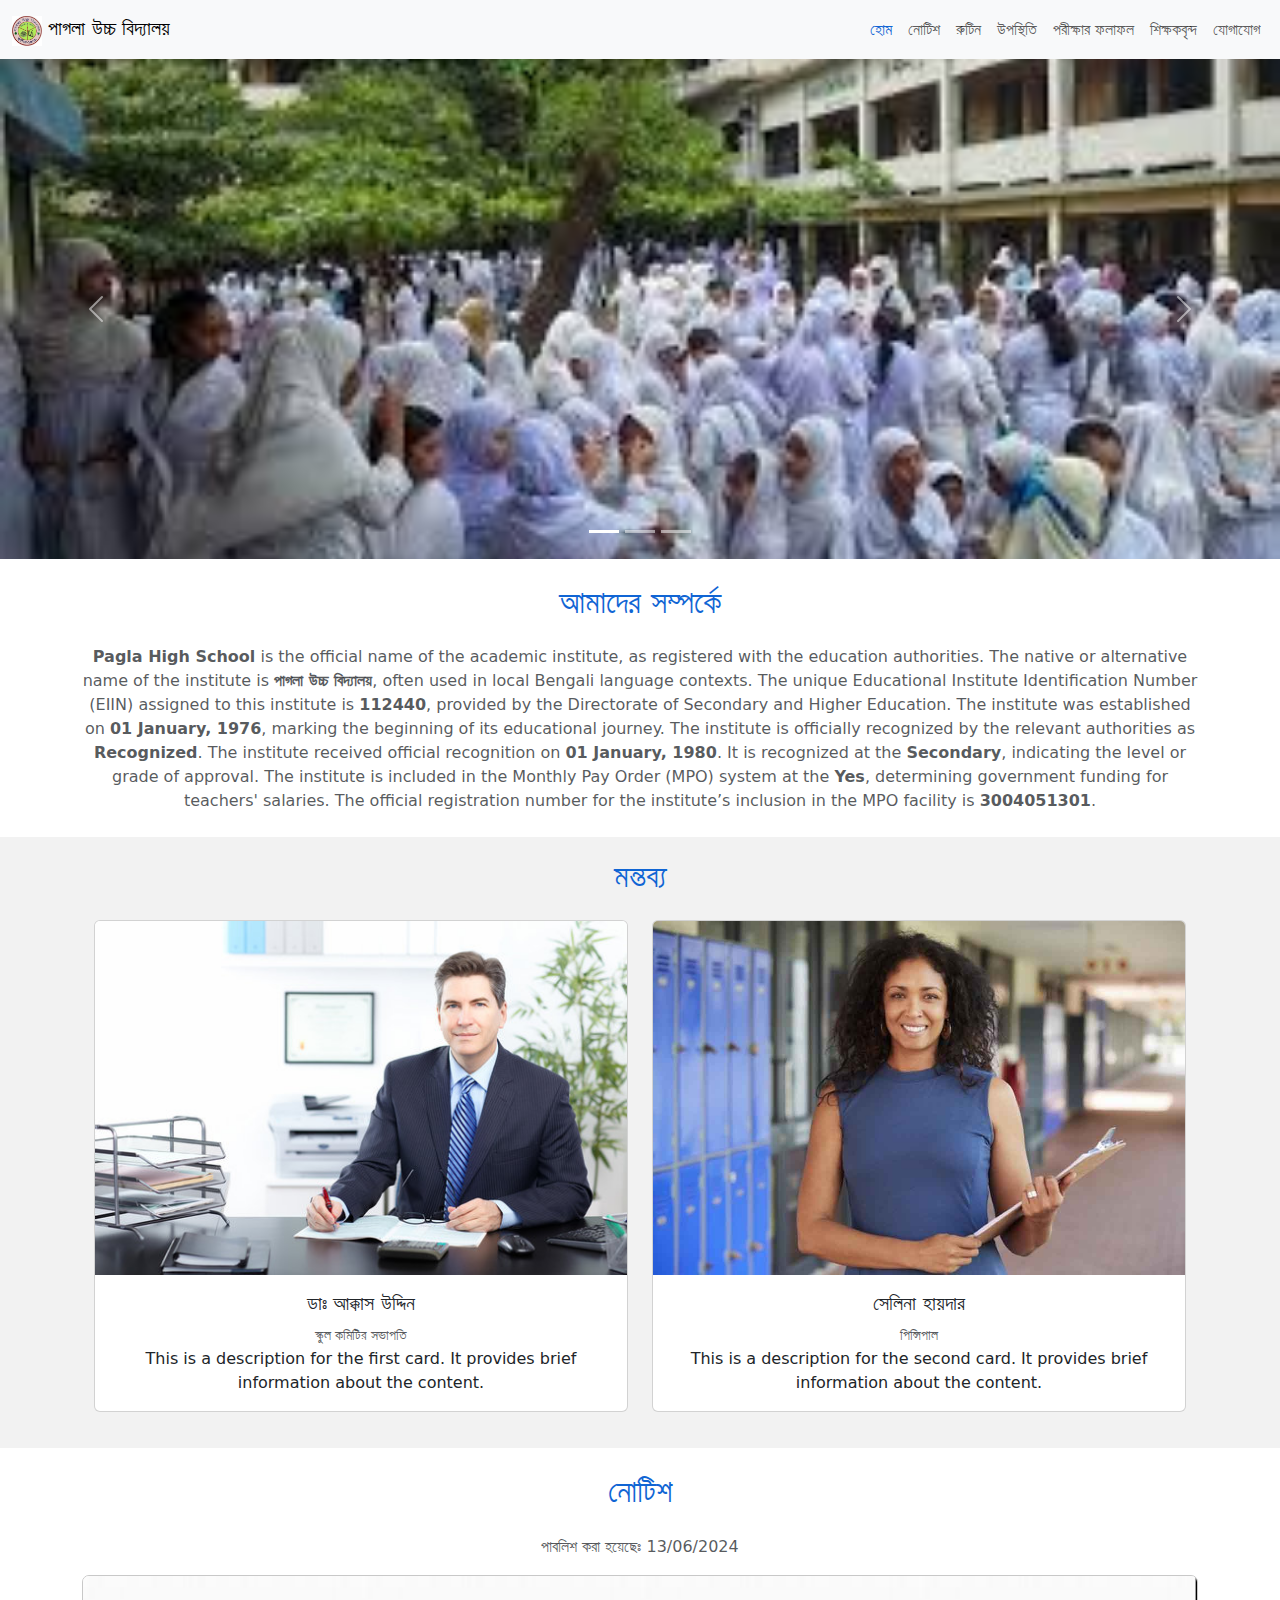
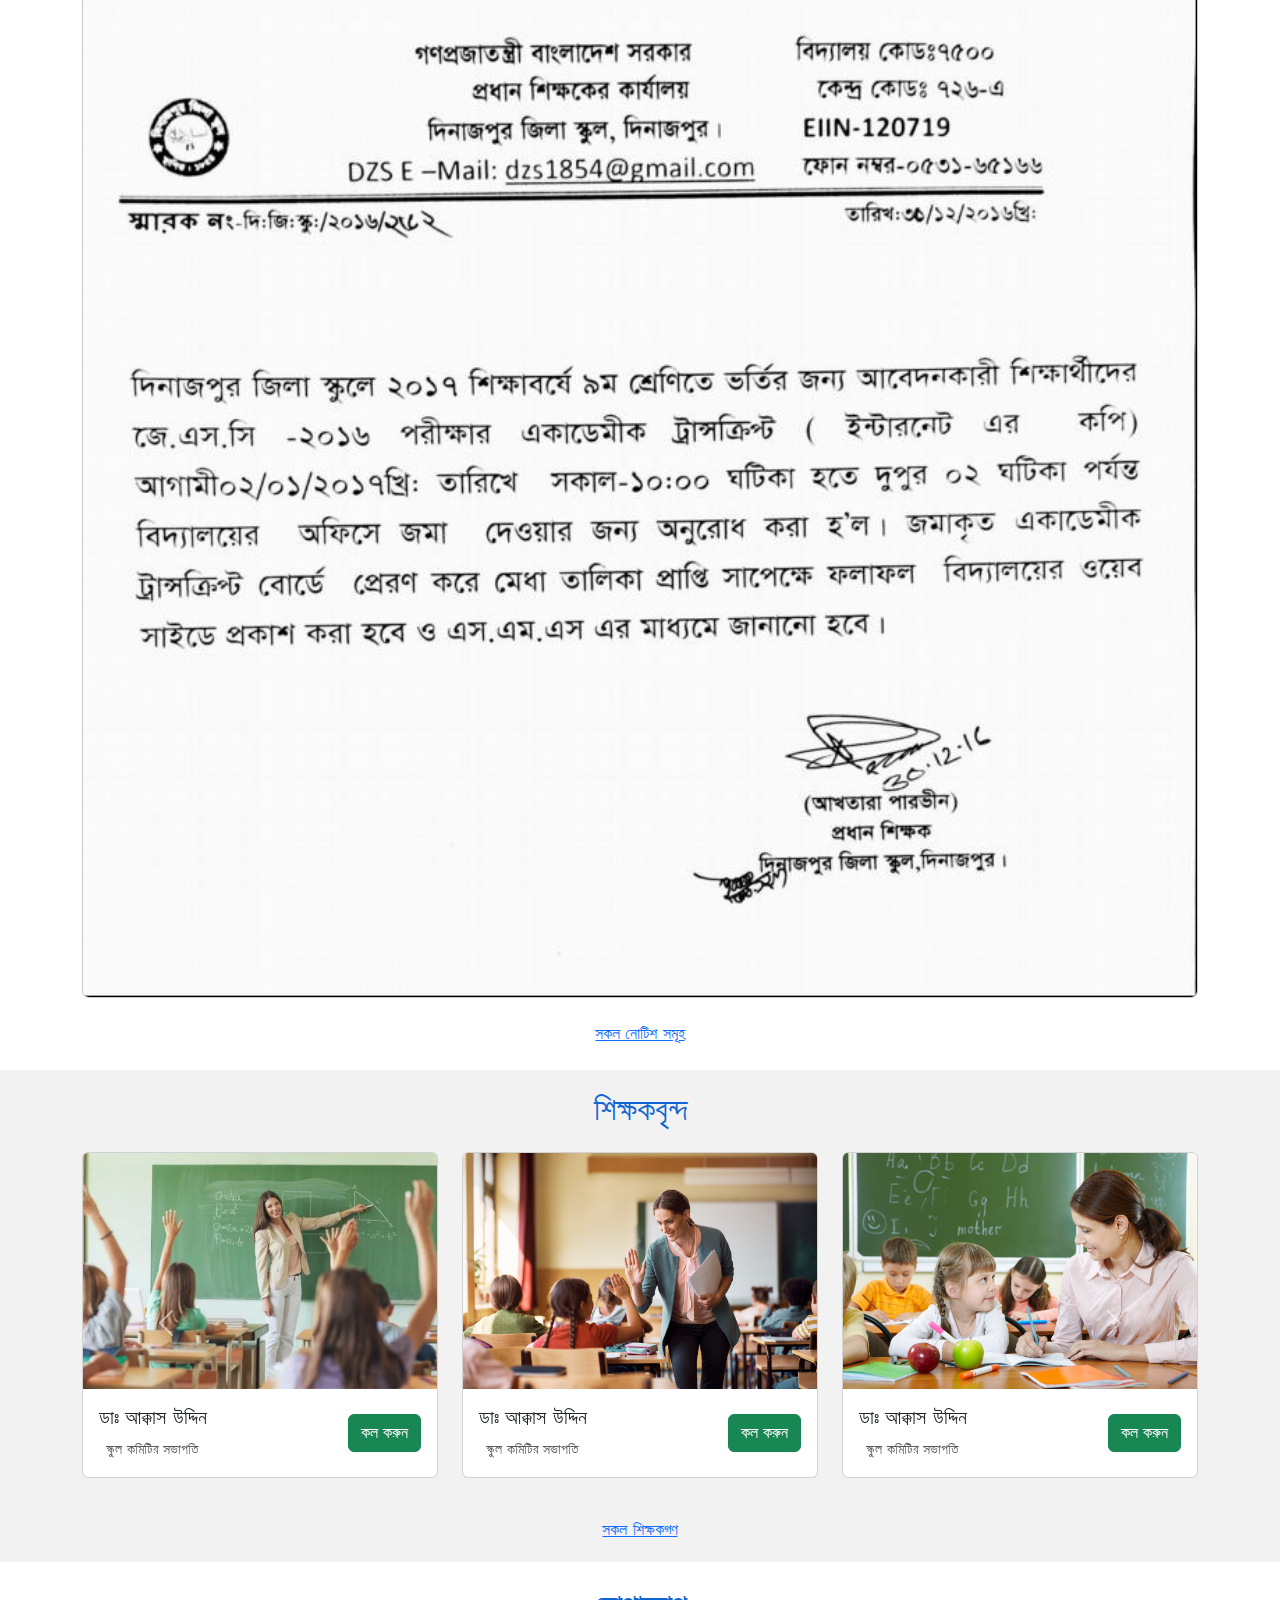
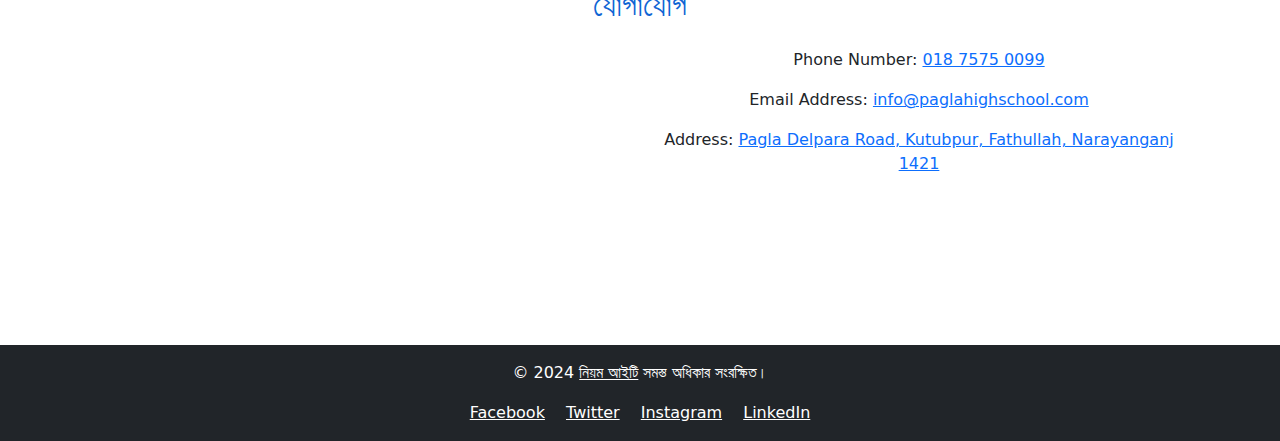
<file: index.html>
<!DOCTYPE html>
<html lang="en">
<head>
    <meta charset="UTF-8">
    <meta name="viewport" content="width=device-width, initial-scale=1.0">
    <link rel="shortcut icon" href="img/logo.jpg" type="image/x-icon">
    <title>Pagla High School</title>
    <!-- Bootstrap CSS -->
    <link href="https://cdn.jsdelivr.net/npm/bootstrap@5.3.0-alpha3/dist/css/bootstrap.min.css" rel="stylesheet">

    <link rel="stylesheet" href="styles.css">
</head>
<body>


<!---------------------------------------------------------------------------------->
<!------------------------------------- navbar ------------------------------------->
<!---------------------------------------------------------------------------------->

<nav class="navbar navbar-expand-lg navbar-light bg-light sticky-top">
  <div class="container-fluid">
    <!-- Logo -->
    <a class="navbar-brand" href="/">
      <img src="img/logo.jpg" alt="Logo" width="30" height="30" class="d-inline-block align-text-top">
      পাগলা উচ্চ বিদ্যালয়
    </a>

    <!-- Toggle button for mobile view -->
    <button class="navbar-toggler" type="button" data-bs-toggle="collapse" data-bs-target="#navbarNav" aria-controls="navbarNav" aria-expanded="false" aria-label="Toggle navigation">
      <span class="navbar-toggler-icon"></span>
    </button>

    <!-- Menu items -->
    <div class="collapse navbar-collapse" id="navbarNav">
      <ul class="navbar-nav ms-auto">
        <li class="nav-item">
          <a class="nav-link active" aria-current="page" href="index.html">হোম</a>
        </li>
        <li class="nav-item">
          <a class="nav-link" href="notice.html">নোটিশ</a>
        </li>
        <li class="nav-item">
          <a class="nav-link" href="routine.html">রুটিন</a>
        </li>
        <li class="nav-item">
          <a class="nav-link" href="attendance.html">উপস্থিতি</a>
        </li>
        <li class="nav-item">
          <a class="nav-link" href="exam-result.html">পরীক্ষার ফলাফল</a>
        </li>
        <li class="nav-item">
          <a class="nav-link" href="teachers.html">শিক্ষকবৃন্দ</a>
        </li>
        <li class="nav-item">
          <a class="nav-link" href="contact.html">যোগাযোগ</a>
        </li>
      </ul>
    </div>
  </div>
</nav>


<!---------------------------------------------------------------------------------->
<!------------------------------------- slider ------------------------------------->
<!---------------------------------------------------------------------------------->

<div id="carouselExample1" class="carousel slide" data-bs-ride="carousel">
  <div class="carousel-indicators">
    <button type="button" data-bs-target="#carouselExample1" data-bs-slide-to="0" class="active" aria-current="true" aria-label="Slide 1"></button>
    <button type="button" data-bs-target="#carouselExample1" data-bs-slide-to="1" aria-label="Slide 2"></button>
    <button type="button" data-bs-target="#carouselExample1" data-bs-slide-to="2" aria-label="Slide 3"></button>
  </div>
  <div class="carousel-inner">
    <div class="carousel-item active">
      <img src="img/slide1.jpg" class="d-block w-100 slideImage" alt="Slide 1">
    </div>
    <div class="carousel-item">
      <img src="img/slide2.jpg" class="d-block w-100 slideImage" alt="Slide 2">
    </div>
    <div class="carousel-item">
      <img src="img/slide3.jpg" class="d-block w-100 slideImage" alt="Slide 3">
    </div>
  </div>
  <button class="carousel-control-prev" type="button" data-bs-target="#carouselExample1" data-bs-slide="prev">
    <span class="carousel-control-prev-icon" aria-hidden="true"></span>
    <span class="visually-hidden">Previous</span>
  </button>
  <button class="carousel-control-next" type="button" data-bs-target="#carouselExample1" data-bs-slide="next">
    <span class="carousel-control-next-icon" aria-hidden="true"></span>
    <span class="visually-hidden">Next</span>
  </button>
</div>


<!---------------------------------------------------------------------------------->
<!------------------------------------- about -------------------------------------->
<!---------------------------------------------------------------------------------->

<section class="m-4">
  <div class="container text-center">
    <h2 class="mb-4">আমাদের সম্পর্কে</h2>
    <p class="text-muted"><strong>Pagla High School</strong> is the official name of the academic institute, as registered with the education authorities. The native or alternative name of the institute is <strong>পাগলা উচ্চ বিদ্যালয়</strong>, often used in local Bengali language contexts. The unique Educational Institute Identification Number (EIIN) assigned to this institute is <strong>112440</strong>, provided by the Directorate of Secondary and Higher Education. The institute was established on <strong>01 January, 1976</strong>, marking the beginning of its educational journey. The institute is officially recognized by the relevant authorities as <strong>Recognized</strong>. The institute received official recognition on <strong>01 January, 1980</strong>. It is recognized at the <strong>Secondary</strong>, indicating the level or grade of approval. The institute is included in the Monthly Pay Order (MPO) system at the <strong>Yes</strong>, determining government funding for teachers' salaries. The official registration number for the institute’s inclusion in the MPO facility is <strong>3004051301</strong>.</p>
  </div>
</section>


<!---------------------------------------------------------------------------------->
<!------------------------------------- feedback ----------------------------------->
<!---------------------------------------------------------------------------------->

<section class="m-4" style="background-color: #f2f2f2; padding: 20px 0; margin: 0 !important;">
  <div class="container text-center">
    <h2 class="mb-4">মন্তব্য</h2>
    
    <div class="container mt-4">
      <div class="row">
        <!-- Card 1 -->
        <div class="col-md-6 mb-3">
          <div class="card">
            <img src="img/feedback1.jpg" class="card-img-top" alt="Photo 1">
            <div class="card-body">
              <h5 class="card-title">ডাঃ আক্কাস উদ্দিন</h5>
              <small class="text-muted">স্কুল কমিটির সভাপতি</small>
              <p class="card-text">This is a description for the first card. It provides brief information about the content.</p>
            </div>
          </div>
        </div>
    
        <!-- Card 2 -->
        <div class="col-md-6">
          <div class="card">
            <img src="img/feedback2.jpg" class="card-img-top" alt="Photo 2">
            <div class="card-body">
              <h5 class="card-title">সেলিনা হায়দার</h5>
              <small class="text-muted">পিন্সিপাল</small>
              <p class="card-text">This is a description for the second card. It provides brief information about the content.</p>
            </div>
          </div>
        </div>
      </div>
    </div>

  </div>
</section>


<!---------------------------------------------------------------------------------->
<!------------------------------------- notice ------------------------------------->
<!---------------------------------------------------------------------------------->

<section class="m-4">
  <div class="container text-center">
    <h2 class="mb-4">নোটিশ</h2>
    <p class="text-muted">পাবলিশ করা হয়েছেঃ 13/06/2024</p>
    <img src="img/notice.jpg" alt="" style="border: 1px solid #c8c8c8; width: 100%; border-radius: 7px;">

    <br>
    <br>
    <a href="notice.html">সকল নোটিশ সমূহ</a>
  </div>
</section>


<!---------------------------------------------------------------------------------->
<!------------------------------------- techers ------------------------------------>
<!---------------------------------------------------------------------------------->

<section class="m-4" style="background-color: #f2f2f2; padding: 20px 0; margin: 0 !important;">
  <div class="container text-center">
    <h2 class="mb-4">শিক্ষকবৃন্দ</h2>
    
    <div id="carouselExample" class="carousel slide" data-bs-ride="carousel">
      <div class="carousel-inner">
        <!-- First slide -->
        <div class="carousel-item active">
          
          <div class="row">
          
            <!-- Card 1 -->
            <div class="col-md-4 mb-3">
              <div class="card">
                <img src="img/teacher3.webp" class="card-img-top" alt="Photo 1">
                <div class="card-body d-flex justify-content-between align-items-center">
                  <div>
                    <h5 class="card-title">ডাঃ আক্কাস উদ্দিন</h5>
                    <small class="text-muted">স্কুল কমিটির সভাপতি</small>
                  </div>
                  <a href="tel:+1234567890" class="btn btn-success">
                    <i class="bi bi-telephone"></i> কল করুন
                  </a>
                </div>
              </div>
            </div>
            <!-- Card 1 -->
            <div class="col-md-4 mb-3">
              <div class="card">
                <img src="img/teacher2.jpeg" class="card-img-top" alt="Photo 1">
                <div class="card-body d-flex justify-content-between align-items-center">
                  <div>
                    <h5 class="card-title">ডাঃ আক্কাস উদ্দিন</h5>
                    <small class="text-muted">স্কুল কমিটির সভাপতি</small>
                  </div>
                  <a href="tel:+1234567890" class="btn btn-success">
                    <i class="bi bi-telephone"></i> কল করুন
                  </a>
                </div>
              </div>
            </div>
            <!-- Card 1 -->
            <div class="col-md-4 mb-3">
              <div class="card">
                <img src="img/teacher1.jpg" class="card-img-top" alt="Photo 1">
                <div class="card-body d-flex justify-content-between align-items-center">
                  <div>
                    <h5 class="card-title">ডাঃ আক্কাস উদ্দিন</h5>
                    <small class="text-muted">স্কুল কমিটির সভাপতি</small>
                  </div>
                  <a href="tel:+1234567890" class="btn btn-success">
                    <i class="bi bi-telephone"></i> কল করুন
                  </a>
                </div>
              </div>
            </div>


          </div>          
        </div>

        <!-- Second slide -->
        <div class="carousel-item">
          
          <div class="row">
          
            <!-- Card 1 -->
            <div class="col-md-4 mb-3">
              <div class="card">
                <img src="img/teacher1.jpg" class="card-img-top" alt="Photo 1">
                <div class="card-body d-flex justify-content-between align-items-center">
                  <div>
                    <h5 class="card-title">ডাঃ আক্কাস উদ্দিন</h5>
                    <small class="text-muted">স্কুল কমিটির সভাপতি</small>
                  </div>
                  <a href="tel:+1234567890" class="btn btn-success">
                    <i class="bi bi-telephone"></i> কল করুন
                  </a>
                </div>
              </div>
            </div>
            <!-- Card 1 -->
            <div class="col-md-4 mb-3">
              <div class="card">
                <img src="img/teacher2.jpeg" class="card-img-top" alt="Photo 1">
                <div class="card-body d-flex justify-content-between align-items-center">
                  <div>
                    <h5 class="card-title">ডাঃ আক্কাস উদ্দিন</h5>
                    <small class="text-muted">স্কুল কমিটির সভাপতি</small>
                  </div>
                  <a href="tel:+1234567890" class="btn btn-success">
                    <i class="bi bi-telephone"></i> কল করুন
                  </a>
                </div>
              </div>
            </div>
            <!-- Card 1 -->
            <div class="col-md-4 mb-3">
              <div class="card">
                <img src="img/teacher3.webp" class="card-img-top" alt="Photo 1">
                <div class="card-body d-flex justify-content-between align-items-center">
                  <div>
                    <h5 class="card-title">ডাঃ আক্কাস উদ্দিন</h5>
                    <small class="text-muted">স্কুল কমিটির সভাপতি</small>
                  </div>
                  <a href="tel:+1234567890" class="btn btn-success">
                    <i class="bi bi-telephone"></i> কল করুন
                  </a>
                </div>
              </div>
            </div>


          </div> 
          
        </div>

        <!-- Third slide -->
        <div class="carousel-item">
          
          <div class="row">
          
            <!-- Card 1 -->
            <div class="col-md-4 mb-3">
              <div class="card">
                <img src="img/teacher3.webp" class="card-img-top" alt="Photo 1">
                <div class="card-body d-flex justify-content-between align-items-center">
                  <div>
                    <h5 class="card-title">ডাঃ আক্কাস উদ্দিন</h5>
                    <small class="text-muted">স্কুল কমিটির সভাপতি</small>
                  </div>
                  <a href="tel:+1234567890" class="btn btn-success">
                    <i class="bi bi-telephone"></i> কল করুন
                  </a>
                </div>
              </div>
            </div>
            <!-- Card 1 -->
            <div class="col-md-4 mb-3">
              <div class="card">
                <img src="img/teacher2.jpeg" class="card-img-top" alt="Photo 1">
                <div class="card-body d-flex justify-content-between align-items-center">
                  <div>
                    <h5 class="card-title">ডাঃ আক্কাস উদ্দিন</h5>
                    <small class="text-muted">স্কুল কমিটির সভাপতি</small>
                  </div>
                  <a href="tel:+1234567890" class="btn btn-success">
                    <i class="bi bi-telephone"></i> কল করুন
                  </a>
                </div>
              </div>
            </div>
            <!-- Card 1 -->
            <div class="col-md-4 mb-3">
              <div class="card">
                <img src="img/teacher1.jpg" class="card-img-top" alt="Photo 1">
                <div class="card-body d-flex justify-content-between align-items-center">
                  <div>
                    <h5 class="card-title">ডাঃ আক্কাস উদ্দিন</h5>
                    <small class="text-muted">স্কুল কমিটির সভাপতি</small>
                  </div>
                  <a href="tel:+1234567890" class="btn btn-success">
                    <i class="bi bi-telephone"></i> কল করুন
                  </a>
                </div>
              </div>
            </div>


          </div> 
          
        </div>


      </div>
      <button class="carousel-control-prev" type="button" data-bs-target="#carouselExample" data-bs-slide="prev">
        <span class="carousel-control-prev-icon" aria-hidden="true"></span>
        <span class="visually-hidden">Previous</span>
      </button>
      <button class="carousel-control-next" type="button" data-bs-target="#carouselExample" data-bs-slide="next">
        <span class="carousel-control-next-icon" aria-hidden="true"></span>
        <span class="visually-hidden">Next</span>
      </button>
    </div>

   
    <br>
    <a href="teachers.html">সকল শিক্ষকগণ</a>
  </div>
</section>




<!---------------------------------------------------------------------------------->
<!------------------------------------- contacts ----------------------------------->
<!---------------------------------------------------------------------------------->

<section class="m-4">
  <div class="container text-center">
    <h2 class="mb-4">যোগাযোগ</h2>
    
    <div class="container mt-4">
      <div class="row">
        <!-- Card 1 -->
        <div class="col-md-6 mb-3">
          <iframe src="https://www.google.com/maps/embed?pb=!1m18!1m12!1m3!1d3654.284100382787!2d90.45873087605645!3d23.665796092017665!2m3!1f0!2f0!3f0!3m2!1i1024!2i768!4f13.1!3m3!1m2!1s0x3755b0b2ebdf3fd7%3A0x71090e904e035262!2sPagla%20High%20School!5e0!3m2!1sen!2sbd!4v1734891011547!5m2!1sen!2sbd" width="100%" height="250" style="border:0;" allowfullscreen="" loading="lazy" referrerpolicy="no-referrer-when-downgrade"></iframe>
        </div>
    
        <!-- Card 2 -->
        <div class="col-md-6">
          <p>Phone Number: <a href="tel:+8801875750099">018 7575 0099</a></p>
          <p>Email Address: <a href="tel:+8801875750099">info@paglahighschool.com</a></p>
          <p>Address: <a href="tel:+8801875750099">Pagla Delpara Road, Kutubpur, Fathullah, Narayanganj 1421</a></p>
        </div>
      </div>
    </div>

  </div>
</section>


<!---------------------------------------------------------------------------------->
<!------------------------------------- footer ------------------------------------->
<!---------------------------------------------------------------------------------->

<footer class="bg-dark text-white text-center py-3">
  <div class="container">
    <p>&copy; 2024 <a href="#" class="text-white">নিয়ম আইটি</a> সমস্ত অধিকার সংরক্ষিত।</p>
    <div>
      <a href="#" class="text-white me-3">Facebook</a>
      <a href="#" class="text-white me-3">Twitter</a>
      <a href="#" class="text-white me-3">Instagram</a>
      <a href="#" class="text-white">LinkedIn</a>
    </div>
  </div>
</footer>



<!-- Bootstrap Bundle with Popper --><script src="https://cdn.jsdelivr.net/npm/@popperjs/core@2.11.6/dist/umd/popper.min.js"></script>
 
<script src="https://cdn.jsdelivr.net/npm/bootstrap@5.3.0-alpha3/dist/js/bootstrap.bundle.min.js"></script>

</body>
</html>
</file>
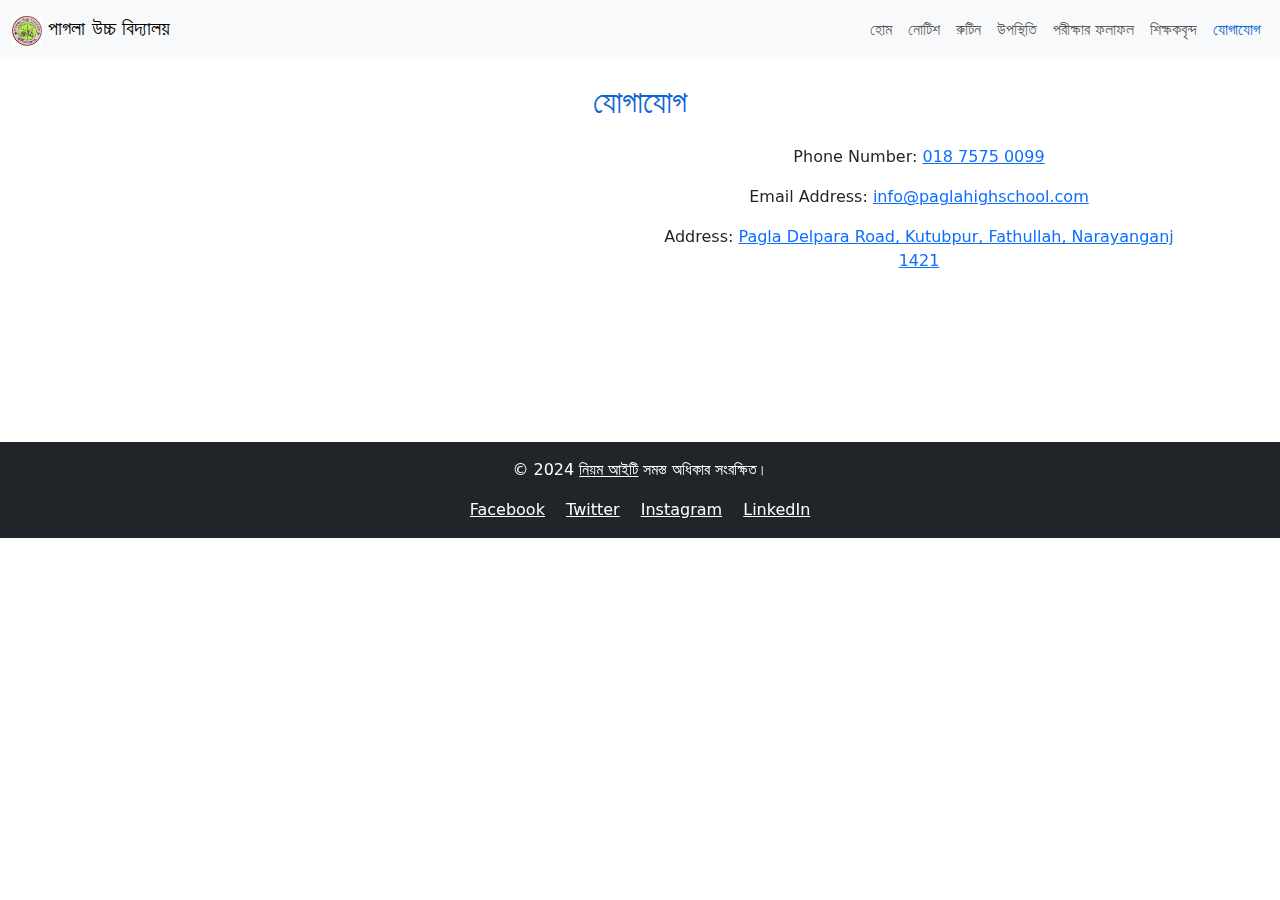
<file: contact.html>
<!DOCTYPE html>
<html lang="en">
<head>
    <meta charset="UTF-8">
    <meta name="viewport" content="width=device-width, initial-scale=1.0">
    <link rel="shortcut icon" href="img/logo.jpg" type="image/x-icon">
    <title>Pagla High School</title>
    <!-- Bootstrap CSS -->
    <link href="https://cdn.jsdelivr.net/npm/bootstrap@5.3.0-alpha3/dist/css/bootstrap.min.css" rel="stylesheet">

    <link rel="stylesheet" href="styles.css">
</head>
<body>


<!---------------------------------------------------------------------------------->
<!------------------------------------- navbar ------------------------------------->
<!---------------------------------------------------------------------------------->

<nav class="navbar navbar-expand-lg navbar-light bg-light sticky-top">
  <div class="container-fluid">
    <!-- Logo -->
    <a class="navbar-brand" href="/">
      <img src="img/logo.jpg" alt="Logo" width="30" height="30" class="d-inline-block align-text-top">
      পাগলা উচ্চ বিদ্যালয়
    </a>

    <!-- Toggle button for mobile view -->
    <button class="navbar-toggler" type="button" data-bs-toggle="collapse" data-bs-target="#navbarNav" aria-controls="navbarNav" aria-expanded="false" aria-label="Toggle navigation">
      <span class="navbar-toggler-icon"></span>
    </button>

    <!-- Menu items -->
    <div class="collapse navbar-collapse" id="navbarNav">
      <ul class="navbar-nav ms-auto">
        <li class="nav-item">
          <a class="nav-link" aria-current="page" href="index.html">হোম</a>
        </li>
        <li class="nav-item">
          <a class="nav-link" href="notice.html">নোটিশ</a>
        </li>
        <li class="nav-item">
          <a class="nav-link" href="routine.html">রুটিন</a>
        </li>
        <li class="nav-item">
          <a class="nav-link" href="attendance.html">উপস্থিতি</a>
        </li>
        <li class="nav-item">
          <a class="nav-link" href="exam-result.html">পরীক্ষার ফলাফল</a>
        </li>
        <li class="nav-item">
          <a class="nav-link" href="teachers.html">শিক্ষকবৃন্দ</a>
        </li>
        <li class="nav-item">
          <a class="nav-link active" href="contact.html">যোগাযোগ</a>
        </li>
      </ul>
    </div>
  </div>
</nav>


<!---------------------------------------------------------------------------------->
<!------------------------------------- contacts ----------------------------------->
<!---------------------------------------------------------------------------------->

<section class="m-4">
  <div class="container text-center">
    <h2 class="mb-4">যোগাযোগ</h2>
    
    <div class="container mt-4">
      <div class="row">
        <!-- Card 1 -->
        <div class="col-md-6 mb-3">
          <iframe src="https://www.google.com/maps/embed?pb=!1m18!1m12!1m3!1d3654.284100382787!2d90.45873087605645!3d23.665796092017665!2m3!1f0!2f0!3f0!3m2!1i1024!2i768!4f13.1!3m3!1m2!1s0x3755b0b2ebdf3fd7%3A0x71090e904e035262!2sPagla%20High%20School!5e0!3m2!1sen!2sbd!4v1734891011547!5m2!1sen!2sbd" width="100%" height="250" style="border:0;" allowfullscreen="" loading="lazy" referrerpolicy="no-referrer-when-downgrade"></iframe>
        </div>
    
        <!-- Card 2 -->
        <div class="col-md-6">
          <p>Phone Number: <a href="tel:+8801875750099">018 7575 0099</a></p>
          <p>Email Address: <a href="tel:+8801875750099">info@paglahighschool.com</a></p>
          <p>Address: <a href="tel:+8801875750099">Pagla Delpara Road, Kutubpur, Fathullah, Narayanganj 1421</a></p>
        </div>
      </div>
    </div>

  </div>
</section>


<!---------------------------------------------------------------------------------->
<!------------------------------------- footer ------------------------------------->
<!---------------------------------------------------------------------------------->

<footer class="bg-dark text-white text-center py-3">
  <div class="container">
    <p>&copy; 2024 <a href="#" class="text-white">নিয়ম আইটি</a> সমস্ত অধিকার সংরক্ষিত।</p>
    <div>
      <a href="#" class="text-white me-3">Facebook</a>
      <a href="#" class="text-white me-3">Twitter</a>
      <a href="#" class="text-white me-3">Instagram</a>
      <a href="#" class="text-white">LinkedIn</a>
    </div>
  </div>
</footer>



<!-- Bootstrap Bundle with Popper --><script src="https://cdn.jsdelivr.net/npm/@popperjs/core@2.11.6/dist/umd/popper.min.js"></script>
 
<script src="https://cdn.jsdelivr.net/npm/bootstrap@5.3.0-alpha3/dist/js/bootstrap.bundle.min.js"></script>

</body>
</html>
</file>
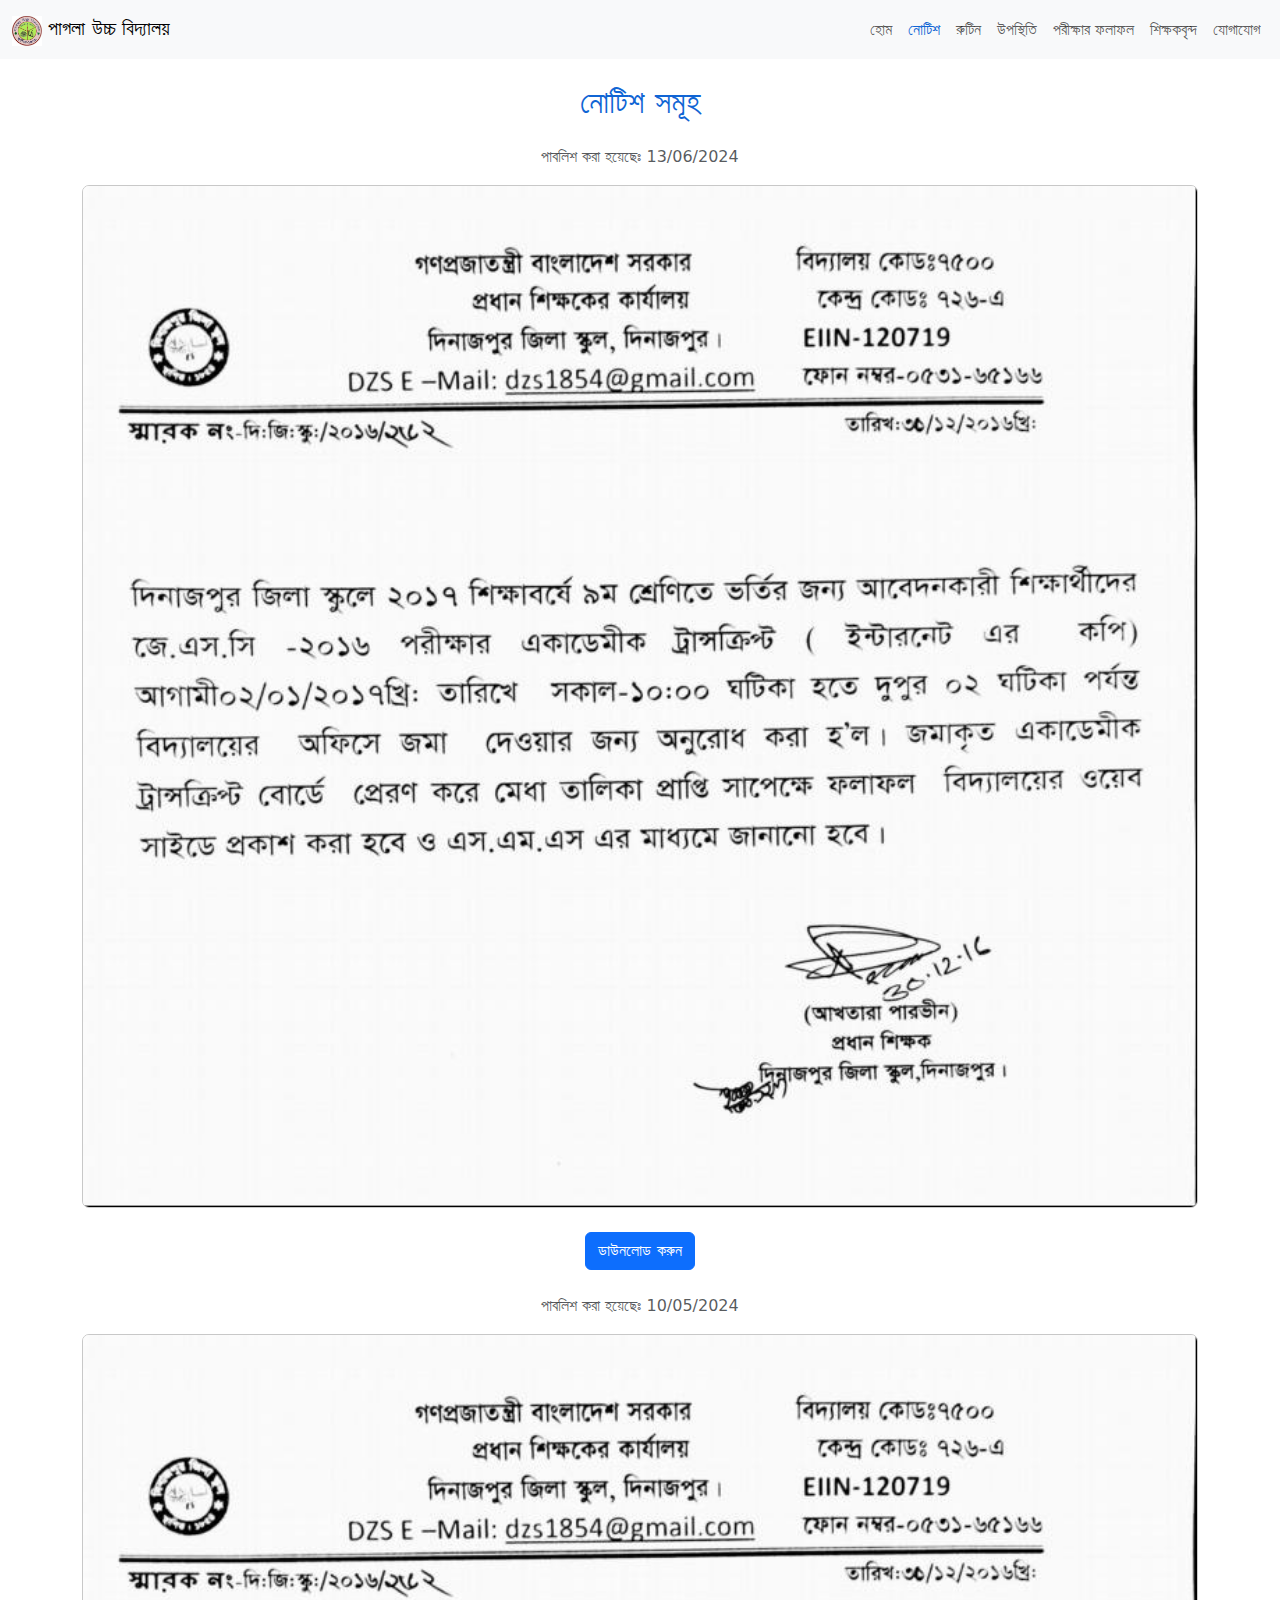
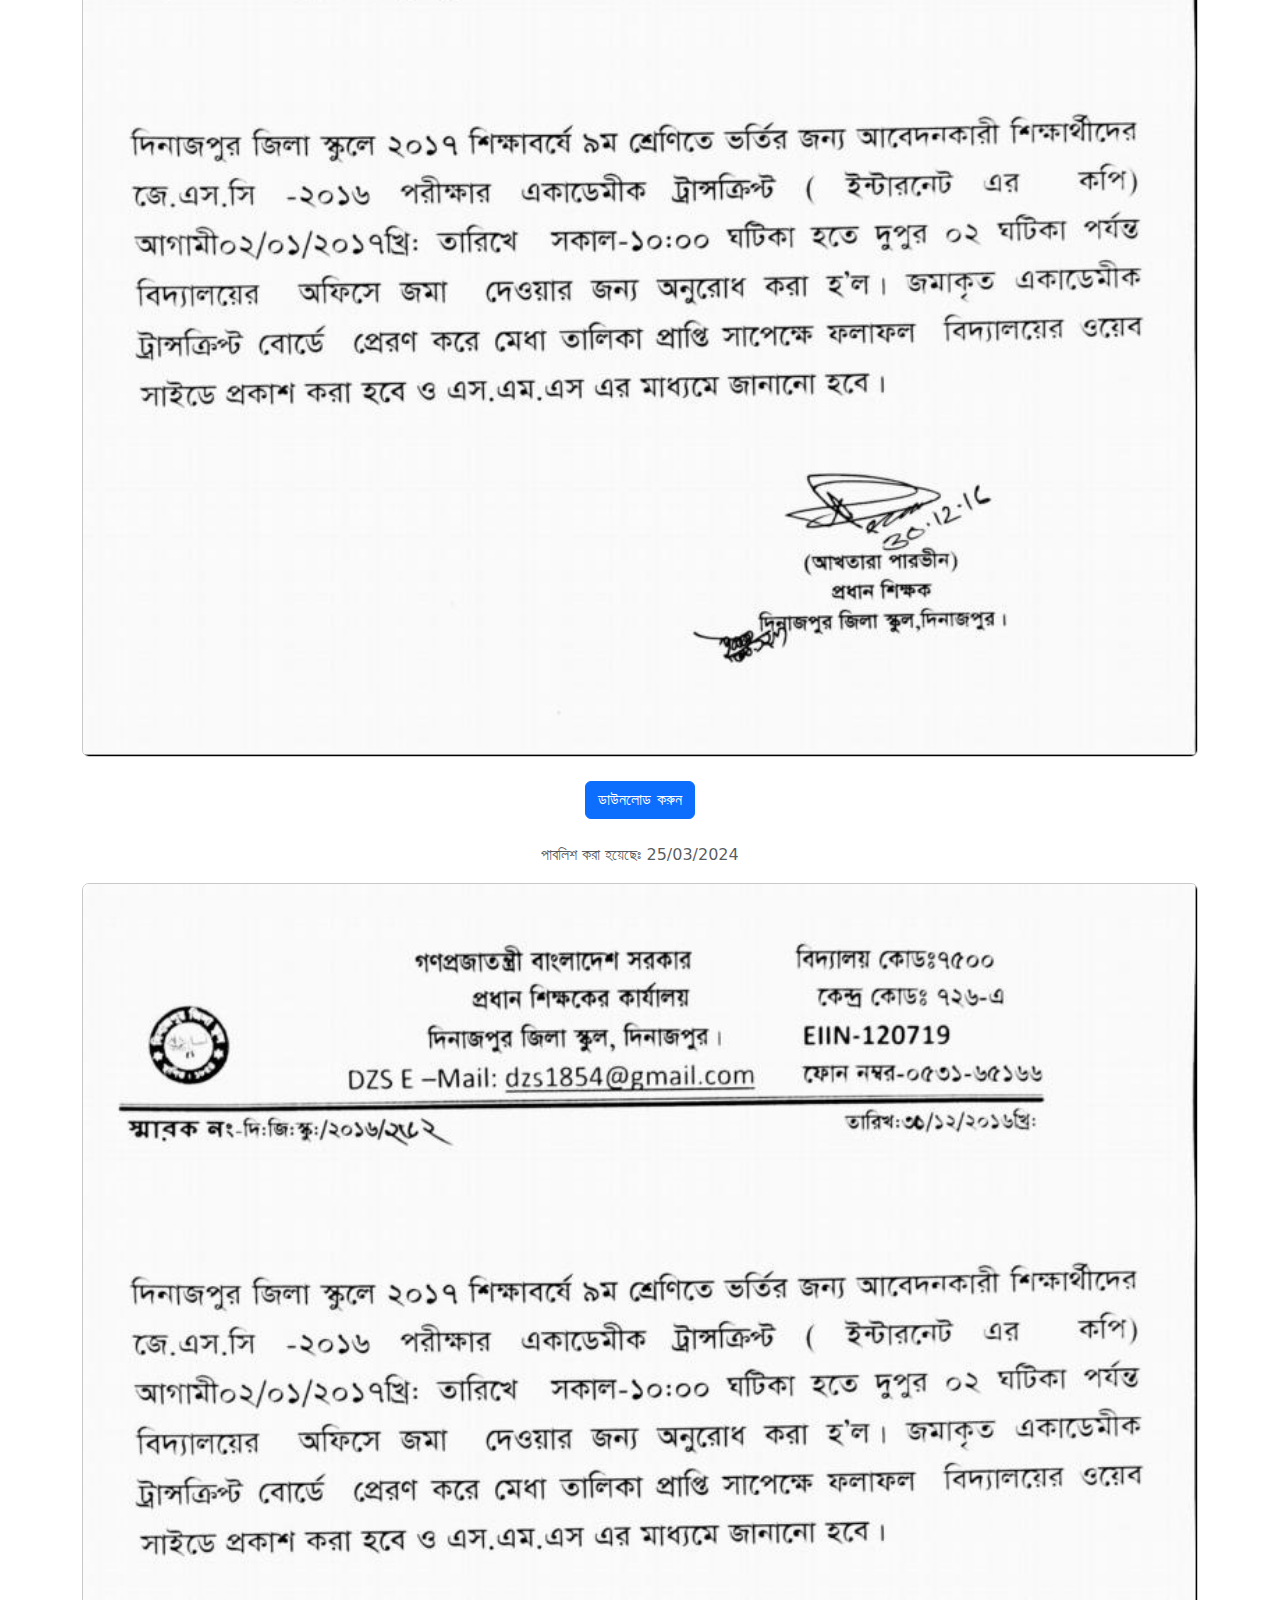
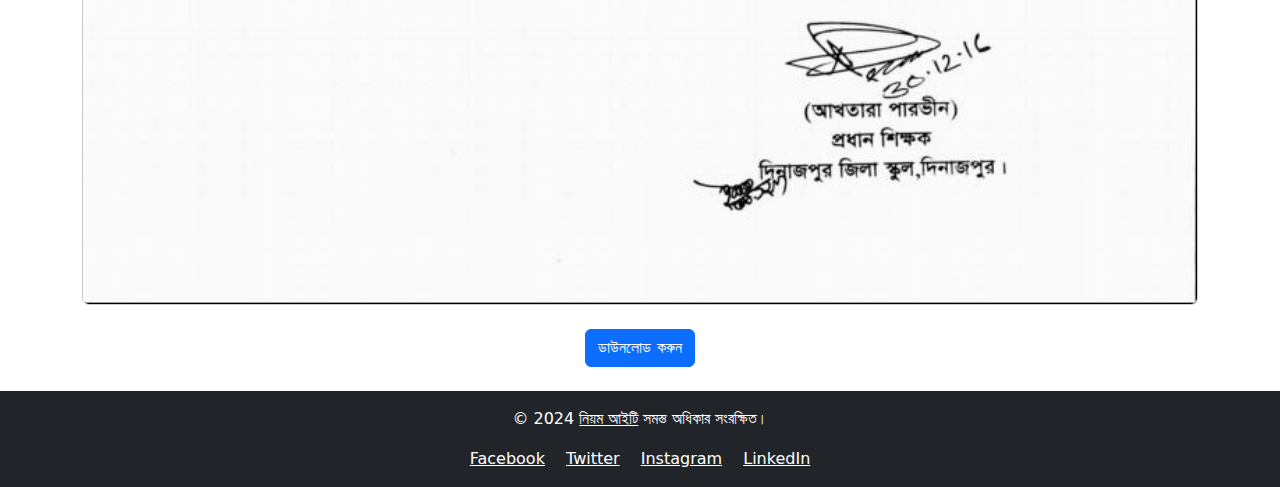
<file: notice.html>
<!DOCTYPE html>
<html lang="en">
<head>
    <meta charset="UTF-8">
    <meta name="viewport" content="width=device-width, initial-scale=1.0">
    <link rel="shortcut icon" href="img/logo.jpg" type="image/x-icon">
    <title>Pagla High School</title>
    <!-- Bootstrap CSS -->
    <link href="https://cdn.jsdelivr.net/npm/bootstrap@5.3.0-alpha3/dist/css/bootstrap.min.css" rel="stylesheet">

    <link rel="stylesheet" href="styles.css">
</head>
<body>


<!---------------------------------------------------------------------------------->
<!------------------------------------- navbar ------------------------------------->
<!---------------------------------------------------------------------------------->

<nav class="navbar navbar-expand-lg navbar-light bg-light sticky-top">
  <div class="container-fluid">
    <!-- Logo -->
    <a class="navbar-brand" href="/">
      <img src="img/logo.jpg" alt="Logo" width="30" height="30" class="d-inline-block align-text-top">
      পাগলা উচ্চ বিদ্যালয়
    </a>

    <!-- Toggle button for mobile view -->
    <button class="navbar-toggler" type="button" data-bs-toggle="collapse" data-bs-target="#navbarNav" aria-controls="navbarNav" aria-expanded="false" aria-label="Toggle navigation">
      <span class="navbar-toggler-icon"></span>
    </button>

    <!-- Menu items -->
    <div class="collapse navbar-collapse" id="navbarNav">
      <ul class="navbar-nav ms-auto">
        <li class="nav-item">
          <a class="nav-link" aria-current="page" href="index.html">হোম</a>
        </li>
        <li class="nav-item">
          <a class="nav-link active" href="notice.html">নোটিশ</a>
        </li>
        <li class="nav-item">
          <a class="nav-link" href="routine.html">রুটিন</a>
        </li>
        <li class="nav-item">
          <a class="nav-link" href="attendance.html">উপস্থিতি</a>
        </li>
        <li class="nav-item">
          <a class="nav-link" href="exam-result.html">পরীক্ষার ফলাফল</a>
        </li>
        <li class="nav-item">
          <a class="nav-link" href="teachers.html">শিক্ষকবৃন্দ</a>
        </li>
        <li class="nav-item">
          <a class="nav-link" href="contact.html">যোগাযোগ</a>
        </li>
      </ul>
    </div>
  </div>
</nav>


<!---------------------------------------------------------------------------------->
<!------------------------------------- notice ------------------------------------->
<!---------------------------------------------------------------------------------->

<section class="m-4">
  <div class="container text-center">
    <h2 class="mb-4">নোটিশ সমূহ</h2>
    <div class="mt-4">
      <p class="text-muted">পাবলিশ করা হয়েছেঃ 13/06/2024</p>
      <img src="img/notice.jpg" alt="" style="border: 1px solid #c8c8c8; width: 100%; border-radius: 7px;">

      <!-- Download Button -->
      <a href="img/notice.jpg" class="btn btn-primary mt-4" download>
        <i class="bi bi-download"></i> ডাউনলোড করুন
      </a>
    </div>
    <div class="mt-4">
      <p class="text-muted">পাবলিশ করা হয়েছেঃ 10/05/2024</p>
      <img src="img/notice.jpg" alt="" style="border: 1px solid #c8c8c8; width: 100%; border-radius: 7px;">

      <!-- Download Button -->
      <a href="img/notice.jpg" class="btn btn-primary mt-4" download>
        <i class="bi bi-download"></i> ডাউনলোড করুন
      </a>
    </div>
    <div class="mt-4">
      <p class="text-muted">পাবলিশ করা হয়েছেঃ 25/03/2024</p>
      <img src="img/notice.jpg" alt="" style="border: 1px solid #c8c8c8; width: 100%; border-radius: 7px;">

      <!-- Download Button -->
      <a href="img/notice.jpg" class="btn btn-primary mt-4" download>
        <i class="bi bi-download"></i> ডাউনলোড করুন
      </a>
    </div>
  </div>
</section>




<!---------------------------------------------------------------------------------->
<!------------------------------------- footer ------------------------------------->
<!---------------------------------------------------------------------------------->

<footer class="bg-dark text-white text-center py-3">
  <div class="container">
    <p>&copy; 2024 <a href="#" class="text-white">নিয়ম আইটি</a> সমস্ত অধিকার সংরক্ষিত।</p>
    <div>
      <a href="#" class="text-white me-3">Facebook</a>
      <a href="#" class="text-white me-3">Twitter</a>
      <a href="#" class="text-white me-3">Instagram</a>
      <a href="#" class="text-white">LinkedIn</a>
    </div>
  </div>
</footer>



<!-- Bootstrap Bundle with Popper --><script src="https://cdn.jsdelivr.net/npm/@popperjs/core@2.11.6/dist/umd/popper.min.js"></script>
 
<script src="https://cdn.jsdelivr.net/npm/bootstrap@5.3.0-alpha3/dist/js/bootstrap.bundle.min.js"></script>

</body>
</html>
</file>
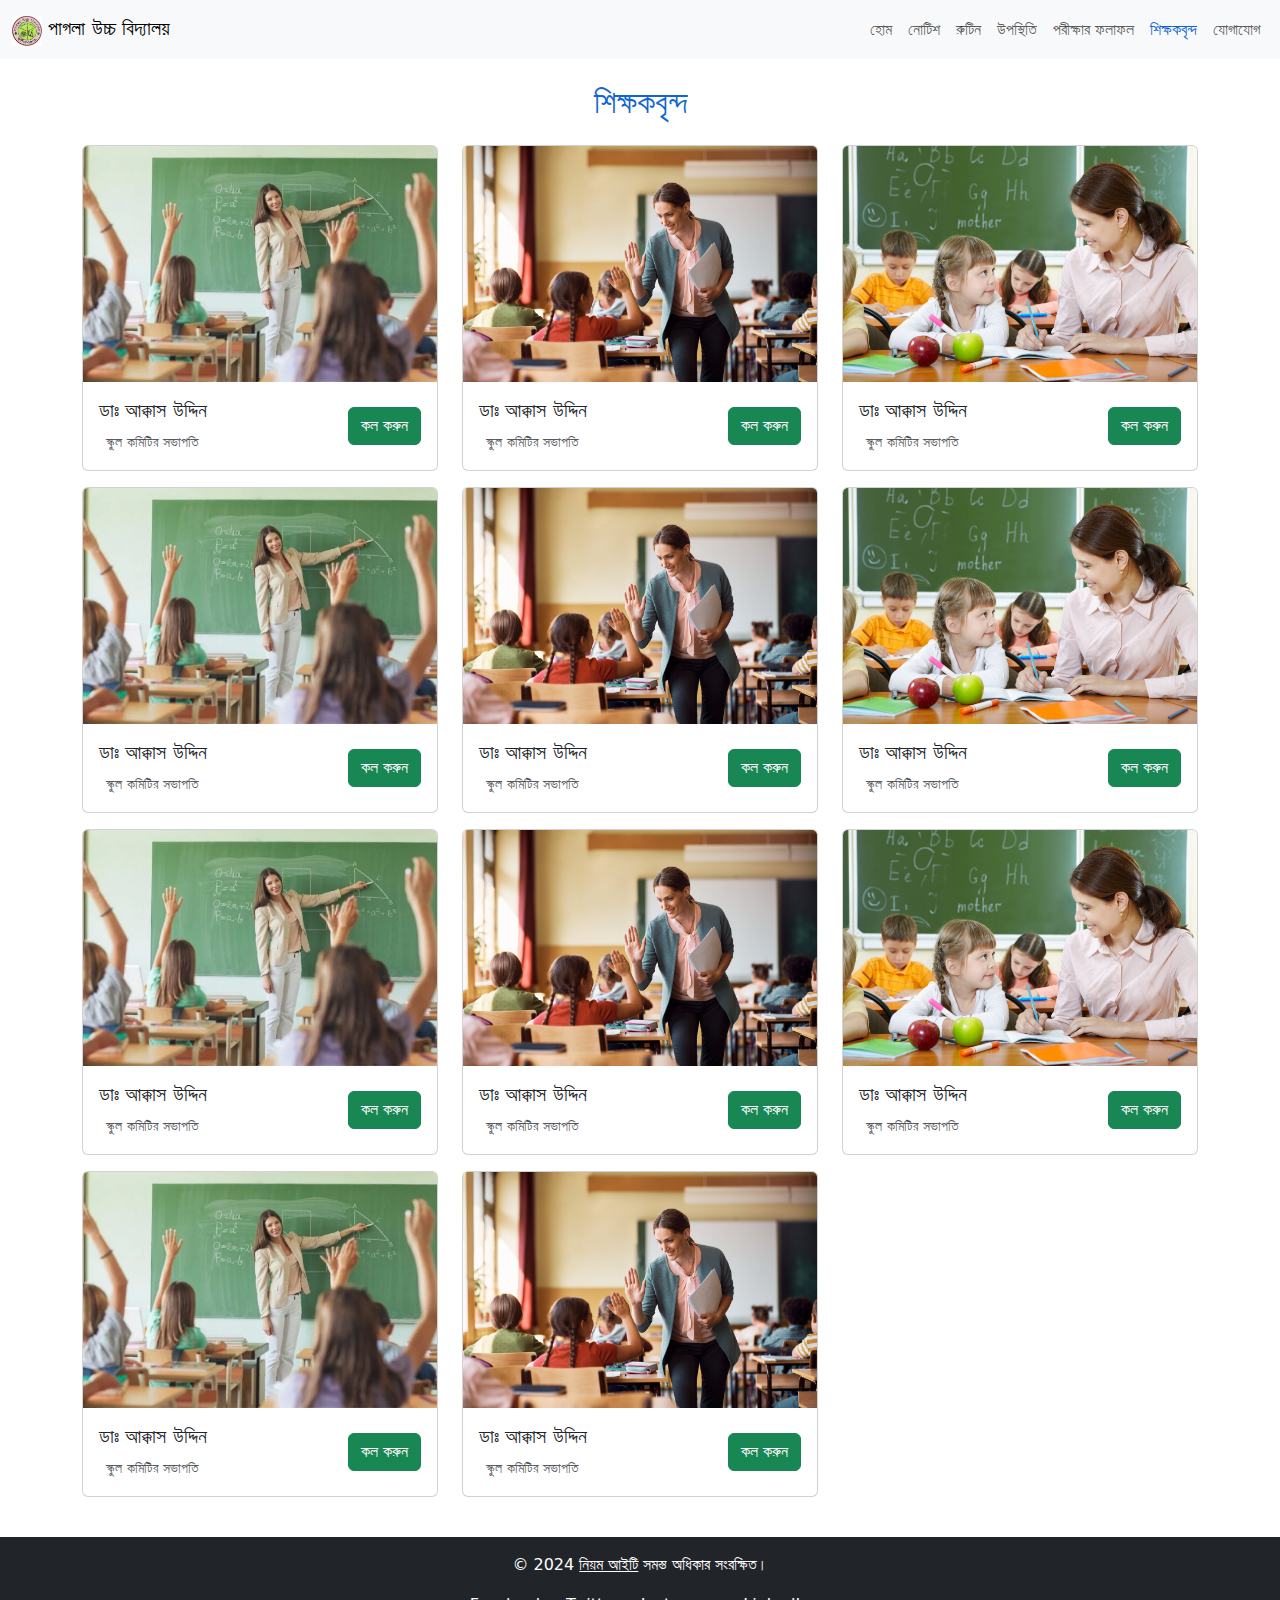
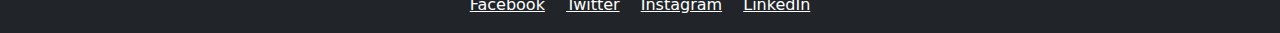
<file: teachers.html>
<!DOCTYPE html>
<html lang="en">
<head>
    <meta charset="UTF-8">
    <meta name="viewport" content="width=device-width, initial-scale=1.0">
    <link rel="shortcut icon" href="img/logo.jpg" type="image/x-icon">
    <title>Pagla High School</title>
    <!-- Bootstrap CSS -->
    <link href="https://cdn.jsdelivr.net/npm/bootstrap@5.3.0-alpha3/dist/css/bootstrap.min.css" rel="stylesheet">

    <link rel="stylesheet" href="styles.css">
</head>
<body>


<!---------------------------------------------------------------------------------->
<!------------------------------------- navbar ------------------------------------->
<!---------------------------------------------------------------------------------->

<nav class="navbar navbar-expand-lg navbar-light bg-light sticky-top">
  <div class="container-fluid">
    <!-- Logo -->
    <a class="navbar-brand" href="/">
      <img src="img/logo.jpg" alt="Logo" width="30" height="30" class="d-inline-block align-text-top">
      পাগলা উচ্চ বিদ্যালয়
    </a>

    <!-- Toggle button for mobile view -->
    <button class="navbar-toggler" type="button" data-bs-toggle="collapse" data-bs-target="#navbarNav" aria-controls="navbarNav" aria-expanded="false" aria-label="Toggle navigation">
      <span class="navbar-toggler-icon"></span>
    </button>

    <!-- Menu items -->
    <div class="collapse navbar-collapse" id="navbarNav">
      <ul class="navbar-nav ms-auto">
        <li class="nav-item">
          <a class="nav-link" aria-current="page" href="index.html">হোম</a>
        </li>
        <li class="nav-item">
          <a class="nav-link" href="notice.html">নোটিশ</a>
        </li>
        <li class="nav-item">
          <a class="nav-link" href="routine.html">রুটিন</a>
        </li>
        <li class="nav-item">
          <a class="nav-link" href="attendance.html">উপস্থিতি</a>
        </li>
        <li class="nav-item">
          <a class="nav-link" href="exam-result.html">পরীক্ষার ফলাফল</a>
        </li>
        <li class="nav-item">
          <a class="nav-link active" href="teachers.html">শিক্ষকবৃন্দ</a>
        </li>
        <li class="nav-item">
          <a class="nav-link" href="contact.html">যোগাযোগ</a>
        </li>
      </ul>
    </div>
  </div>
</nav>



<!---------------------------------------------------------------------------------->
<!------------------------------------- techers ------------------------------------>
<!---------------------------------------------------------------------------------->

<section class="m-4">
  <div class="container text-center">
    <h2 class="mb-4">শিক্ষকবৃন্দ</h2>
   
    <div class="row">
          
      <!-- Card 1 -->
      <div class="col-md-4 mb-3">
        <div class="card">
          <img src="img/teacher3.webp" class="card-img-top" alt="Photo 1">
          <div class="card-body d-flex justify-content-between align-items-center">
            <div>
              <h5 class="card-title">ডাঃ আক্কাস উদ্দিন</h5>
              <small class="text-muted">স্কুল কমিটির সভাপতি</small>
            </div>
            <a href="tel:+1234567890" class="btn btn-success">
              <i class="bi bi-telephone"></i> কল করুন
            </a>
          </div>
        </div>
      </div>
      <!-- Card 1 -->
      <div class="col-md-4 mb-3">
        <div class="card">
          <img src="img/teacher2.jpeg" class="card-img-top" alt="Photo 1">
          <div class="card-body d-flex justify-content-between align-items-center">
            <div>
              <h5 class="card-title">ডাঃ আক্কাস উদ্দিন</h5>
              <small class="text-muted">স্কুল কমিটির সভাপতি</small>
            </div>
            <a href="tel:+1234567890" class="btn btn-success">
              <i class="bi bi-telephone"></i> কল করুন
            </a>
          </div>
        </div>
      </div>
      <!-- Card 1 -->
      <div class="col-md-4 mb-3">
        <div class="card">
          <img src="img/teacher1.jpg" class="card-img-top" alt="Photo 1">
          <div class="card-body d-flex justify-content-between align-items-center">
            <div>
              <h5 class="card-title">ডাঃ আক্কাস উদ্দিন</h5>
              <small class="text-muted">স্কুল কমিটির সভাপতি</small>
            </div>
            <a href="tel:+1234567890" class="btn btn-success">
              <i class="bi bi-telephone"></i> কল করুন
            </a>
          </div>
        </div>
      </div>


    </div> <div class="row">
          
      <!-- Card 1 -->
      <div class="col-md-4 mb-3">
        <div class="card">
          <img src="img/teacher3.webp" class="card-img-top" alt="Photo 1">
          <div class="card-body d-flex justify-content-between align-items-center">
            <div>
              <h5 class="card-title">ডাঃ আক্কাস উদ্দিন</h5>
              <small class="text-muted">স্কুল কমিটির সভাপতি</small>
            </div>
            <a href="tel:+1234567890" class="btn btn-success">
              <i class="bi bi-telephone"></i> কল করুন
            </a>
          </div>
        </div>
      </div>
      <!-- Card 1 -->
      <div class="col-md-4 mb-3">
        <div class="card">
          <img src="img/teacher2.jpeg" class="card-img-top" alt="Photo 1">
          <div class="card-body d-flex justify-content-between align-items-center">
            <div>
              <h5 class="card-title">ডাঃ আক্কাস উদ্দিন</h5>
              <small class="text-muted">স্কুল কমিটির সভাপতি</small>
            </div>
            <a href="tel:+1234567890" class="btn btn-success">
              <i class="bi bi-telephone"></i> কল করুন
            </a>
          </div>
        </div>
      </div>
      <!-- Card 1 -->
      <div class="col-md-4 mb-3">
        <div class="card">
          <img src="img/teacher1.jpg" class="card-img-top" alt="Photo 1">
          <div class="card-body d-flex justify-content-between align-items-center">
            <div>
              <h5 class="card-title">ডাঃ আক্কাস উদ্দিন</h5>
              <small class="text-muted">স্কুল কমিটির সভাপতি</small>
            </div>
            <a href="tel:+1234567890" class="btn btn-success">
              <i class="bi bi-telephone"></i> কল করুন
            </a>
          </div>
        </div>
      </div>


    </div> <div class="row">
          
      <!-- Card 1 -->
      <div class="col-md-4 mb-3">
        <div class="card">
          <img src="img/teacher3.webp" class="card-img-top" alt="Photo 1">
          <div class="card-body d-flex justify-content-between align-items-center">
            <div>
              <h5 class="card-title">ডাঃ আক্কাস উদ্দিন</h5>
              <small class="text-muted">স্কুল কমিটির সভাপতি</small>
            </div>
            <a href="tel:+1234567890" class="btn btn-success">
              <i class="bi bi-telephone"></i> কল করুন
            </a>
          </div>
        </div>
      </div>
      <!-- Card 1 -->
      <div class="col-md-4 mb-3">
        <div class="card">
          <img src="img/teacher2.jpeg" class="card-img-top" alt="Photo 1">
          <div class="card-body d-flex justify-content-between align-items-center">
            <div>
              <h5 class="card-title">ডাঃ আক্কাস উদ্দিন</h5>
              <small class="text-muted">স্কুল কমিটির সভাপতি</small>
            </div>
            <a href="tel:+1234567890" class="btn btn-success">
              <i class="bi bi-telephone"></i> কল করুন
            </a>
          </div>
        </div>
      </div>
      <!-- Card 1 -->
      <div class="col-md-4 mb-3">
        <div class="card">
          <img src="img/teacher1.jpg" class="card-img-top" alt="Photo 1">
          <div class="card-body d-flex justify-content-between align-items-center">
            <div>
              <h5 class="card-title">ডাঃ আক্কাস উদ্দিন</h5>
              <small class="text-muted">স্কুল কমিটির সভাপতি</small>
            </div>
            <a href="tel:+1234567890" class="btn btn-success">
              <i class="bi bi-telephone"></i> কল করুন
            </a>
          </div>
        </div>
      </div>


    </div> <div class="row">
          
      <!-- Card 1 -->
      <div class="col-md-4 mb-3">
        <div class="card">
          <img src="img/teacher3.webp" class="card-img-top" alt="Photo 1">
          <div class="card-body d-flex justify-content-between align-items-center">
            <div>
              <h5 class="card-title">ডাঃ আক্কাস উদ্দিন</h5>
              <small class="text-muted">স্কুল কমিটির সভাপতি</small>
            </div>
            <a href="tel:+1234567890" class="btn btn-success">
              <i class="bi bi-telephone"></i> কল করুন
            </a>
          </div>
        </div>
      </div>
      <!-- Card 1 -->
      <div class="col-md-4 mb-3">
        <div class="card">
          <img src="img/teacher2.jpeg" class="card-img-top" alt="Photo 1">
          <div class="card-body d-flex justify-content-between align-items-center">
            <div>
              <h5 class="card-title">ডাঃ আক্কাস উদ্দিন</h5>
              <small class="text-muted">স্কুল কমিটির সভাপতি</small>
            </div>
            <a href="tel:+1234567890" class="btn btn-success">
              <i class="bi bi-telephone"></i> কল করুন
            </a>
          </div>
        </div>
      </div>


    </div> 
   
  </div>
</section>


<!---------------------------------------------------------------------------------->
<!------------------------------------- footer ------------------------------------->
<!---------------------------------------------------------------------------------->

<footer class="bg-dark text-white text-center py-3">
  <div class="container">
    <p>&copy; 2024 <a href="#" class="text-white">নিয়ম আইটি</a> সমস্ত অধিকার সংরক্ষিত।</p>
    <div>
      <a href="#" class="text-white me-3">Facebook</a>
      <a href="#" class="text-white me-3">Twitter</a>
      <a href="#" class="text-white me-3">Instagram</a>
      <a href="#" class="text-white">LinkedIn</a>
    </div>
  </div>
</footer>



<!-- Bootstrap Bundle with Popper --><script src="https://cdn.jsdelivr.net/npm/@popperjs/core@2.11.6/dist/umd/popper.min.js"></script>
 
<script src="https://cdn.jsdelivr.net/npm/bootstrap@5.3.0-alpha3/dist/js/bootstrap.bundle.min.js"></script>

</body>
</html>
</file>
<file: styles.css>
/* Default styles for larger screens */
.slideImage {
    height: 500px;
    object-fit: cover; /* Ensures image covers the entire container */
}


/* Styles for smaller screens */
@media (max-width: 768px) {
    .slideImage {
        height: 250px;
    }

    .col-md-6 {
        padding-left: 0;
        padding-right: 0;
    }
}

.active, h2 {
    color: rgb(16, 101, 212) !important;
}
</file>
